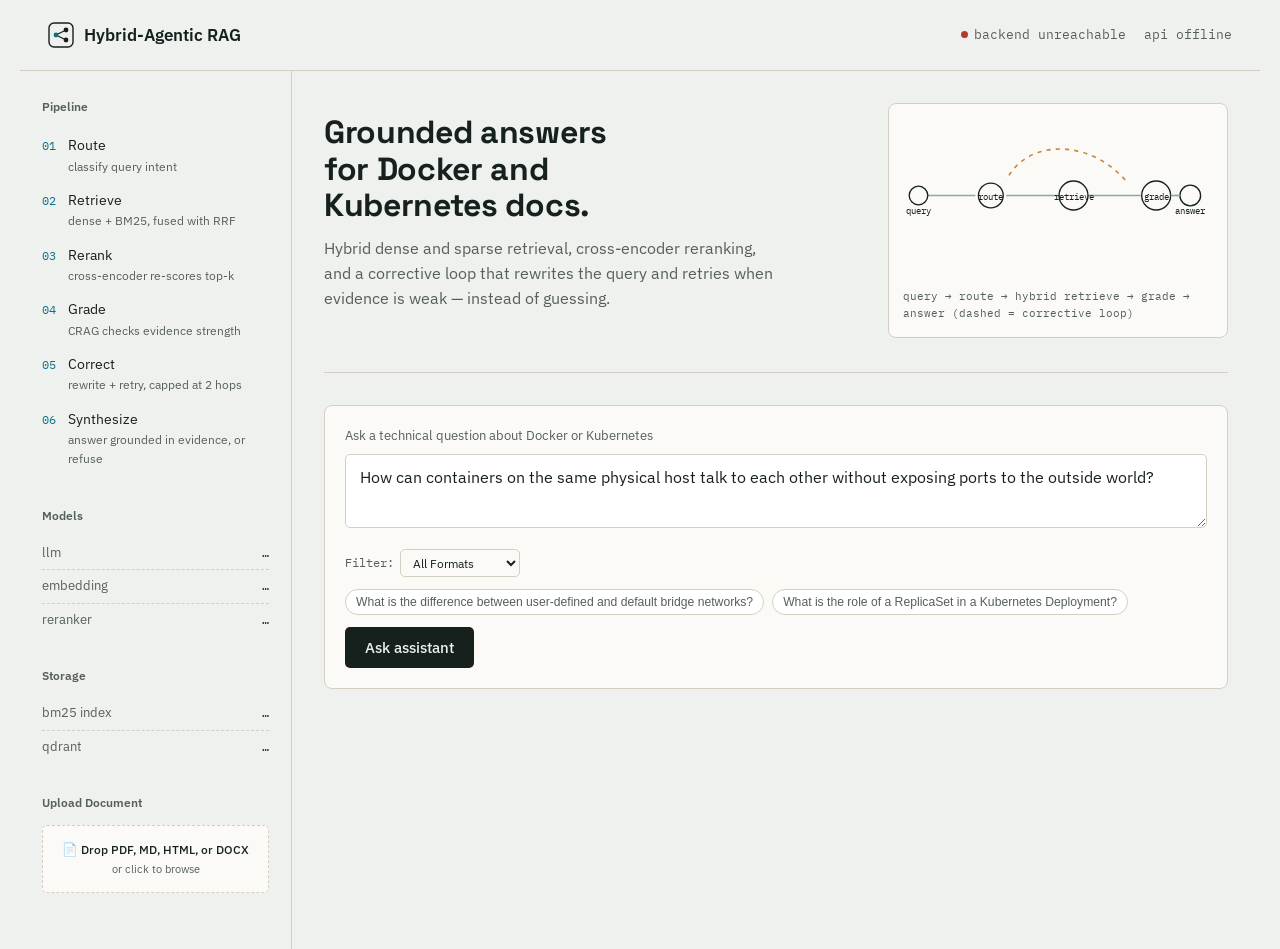
<file: frontend/index.html>
<!DOCTYPE html>
<html lang="en">
<head>
<meta charset="UTF-8">
<meta name="viewport" content="width=device-width, initial-scale=1.0">
<title>Hybrid-Agentic RAG</title>
<link rel="preconnect" href="https://fonts.googleapis.com">
<link rel="preconnect" href="https://fonts.gstatic.com" crossorigin>
<link href="https://fonts.googleapis.com/css2?family=Space+Grotesk:wght@500;600;700&family=IBM+Plex+Sans:wght@400;500;600&family=IBM+Plex+Mono:wght@400;500&display=swap" rel="stylesheet">
<style>
  :root{
    --paper: #EEF1EE;
    --surface: #FBFAF6;
    --hairline: #D3D0C3;
    --ink: #16211D;
    --ink-soft: #55605A;
    --accent: #0B7285;
    --accent-soft: #DCEBEA;
    --accent-line: #7FADAB;
    --good: #2F7D53;
    --good-bg: #E4F0E7;
    --warn: #B8791C;
    --warn-bg: #F6EBD8;
    --bad: #B23A34;
    --bad-bg: #F5E2E0;
    --radius: 5px;
    --radius-lg: 8px;
  }

  @media (prefers-reduced-motion: reduce){
    *{ animation-duration: 0.001ms !important; transition-duration: 0.001ms !important; }
  }

  *{ box-sizing: border-box; }

  html, body{
    margin: 0;
    padding: 0;
    background: var(--paper);
    color: var(--ink);
    font-family: 'IBM Plex Sans', sans-serif;
    font-size: 16px;
    line-height: 1.55;
  }

  h1, h2, h3{
    font-family: 'Space Grotesk', sans-serif;
    margin: 0;
    letter-spacing: -0.01em;
  }

  code, .mono{
    font-family: 'IBM Plex Mono', monospace;
  }

  a{ color: inherit; }

  :focus-visible{
    outline: 2px solid var(--accent);
    outline-offset: 2px;
    border-radius: 3px;
  }

  /* ---------- shell ---------- */

  .shell{
    display: grid;
    grid-template-columns: 272px 1fr;
    grid-template-rows: auto 1fr;
    min-height: 100vh;
    max-width: 1240px;
    margin: 0 auto;
  }

  header.top{
    grid-column: 1 / -1;
    display: flex;
    align-items: center;
    justify-content: space-between;
    padding: 22px 28px;
    border-bottom: 1px solid var(--hairline);
  }

  .brand{
    display: flex;
    align-items: center;
    gap: 10px;
  }

  .brand-mark{
    width: 26px;
    height: 26px;
    flex: none;
  }

  .brand-name{
    font-size: 1.05rem;
    font-weight: 600;
  }

  .top-meta{
    display: flex;
    align-items: center;
    gap: 18px;
    font-family: 'IBM Plex Mono', monospace;
    font-size: 0.8rem;
    color: var(--ink-soft);
  }

  .status-dot{
    display: inline-block;
    width: 7px;
    height: 7px;
    border-radius: 50%;
    background: var(--good);
    margin-right: 6px;
    position: relative;
    top: -1px;
  }

  .status-dot.fail{
    background: var(--bad);
  }

  /* ---------- rail ---------- */

  aside.rail{
    border-right: 1px solid var(--hairline);
    padding: 26px 22px;
  }

  .rail-section{
    margin-bottom: 30px;
  }

  .rail-title{
    font-size: 0.78rem;
    font-weight: 600;
    color: var(--ink-soft);
    margin-bottom: 12px;
  }

  .pipe-step{
    display: flex;
    align-items: flex-start;
    gap: 10px;
    padding: 7px 0;
    font-size: 0.86rem;
  }

  .pipe-num{
    font-family: 'IBM Plex Mono', monospace;
    font-size: 0.72rem;
    color: var(--accent);
    width: 16px;
    flex: none;
    padding-top: 2px;
  }

  .pipe-label{ color: var(--ink); }
  .pipe-sub{ display:block; color: var(--ink-soft); font-size: 0.78rem; }

  .model-row{
    display: flex;
    justify-content: space-between;
    align-items: baseline;
    padding: 6px 0;
    border-bottom: 1px dashed var(--hairline);
    font-size: 0.82rem;
    gap: 10px;
  }
  .model-row:last-child{ border-bottom: none; }

  .model-key{ color: var(--ink-soft); }
  .model-val{
    font-family: 'IBM Plex Mono', monospace;
    font-size: 0.76rem;
    color: var(--ink);
    text-align: right;
    word-break: break-word;
  }

  /* ---------- main ---------- */

  main{
    padding: 32px 32px 60px;
  }

  .hero{
    display: grid;
    grid-template-columns: 1fr 340px;
    gap: 36px;
    align-items: center;
    padding-bottom: 34px;
    border-bottom: 1px solid var(--hairline);
    margin-bottom: 32px;
  }

  .hero h1{
    font-size: 2rem;
    line-height: 1.15;
    max-width: 15ch;
  }

  .hero p{
    margin-top: 12px;
    max-width: 46ch;
    color: var(--ink-soft);
  }

  .diagram-wrap{
    background: var(--surface);
    border: 1px solid var(--hairline);
    border-radius: var(--radius-lg);
    padding: 14px;
  }

  .diagram-cap{
    font-family: 'IBM Plex Mono', monospace;
    font-size: 0.7rem;
    color: var(--ink-soft);
    margin-top: 8px;
  }

  .flow-line{
    fill: none;
    stroke: var(--accent-line);
    stroke-width: 1.6;
    stroke-dasharray: 480;
    stroke-dashoffset: 480;
    animation: draw 1.4s ease forwards 0.2s;
  }
  .flow-line.loop{
    stroke-dasharray: 4 5;
    stroke: var(--warn);
    opacity: 0.85;
  }
  @keyframes draw{ to{ stroke-dashoffset: 0; } }

  .node circle{ fill: var(--surface); stroke: var(--ink); stroke-width: 1.3; }
  .node text{
    font-family: 'IBM Plex Mono', monospace;
    font-size: 8.5px;
    fill: var(--ink);
  }

  /* ---------- query panel ---------- */

  .query-panel{
    background: var(--surface);
    border: 1px solid var(--hairline);
    border-radius: var(--radius-lg);
    padding: 20px;
    margin-bottom: 26px;
  }

  .query-panel label{
    display: block;
    font-size: 0.82rem;
    color: var(--ink-soft);
    margin-bottom: 8px;
  }

  textarea{
    width: 100%;
    min-height: 74px;
    resize: vertical;
    font-family: 'IBM Plex Sans', sans-serif;
    font-size: 0.98rem;
    color: var(--ink);
    background: #fff;
    border: 1px solid var(--hairline);
    border-radius: var(--radius);
    padding: 12px 14px;
  }
  textarea:focus{ border-color: var(--accent); }

  .query-actions{
    display: flex;
    align-items: center;
    justify-content: space-between;
    margin-top: 14px;
    flex-wrap: wrap;
    gap: 12px;
  }

  .chip-row{
    display: flex;
    gap: 8px;
    flex-wrap: wrap;
  }

  .chip{
    font-size: 0.76rem;
    padding: 5px 10px;
    border: 1px solid var(--hairline);
    background: #fff;
    border-radius: 999px;
    cursor: pointer;
    color: var(--ink-soft);
    transition: border-color 0.15s, color 0.15s;
  }
  .chip:hover{ border-color: var(--accent); color: var(--accent); }

  button.ask{
    background: var(--ink);
    color: var(--paper);
    border: none;
    padding: 11px 20px;
    border-radius: var(--radius);
    font-family: 'IBM Plex Sans', sans-serif;
    font-weight: 500;
    font-size: 0.92rem;
    cursor: pointer;
    transition: background 0.15s;
    white-space: nowrap;
  }
  button.ask:hover{ background: var(--accent); }
  button.ask:disabled{ opacity: 0.55; cursor: default; }

  .run-log{
    margin-top: 14px;
    font-family: 'IBM Plex Mono', monospace;
    font-size: 0.78rem;
    color: var(--ink-soft);
    display: none;
  }
  .run-log.active{ display: block; }
  .run-log span{ color: var(--accent); }

  /* ---------- result ---------- */

  #result{
    display: none;
  }
  #result.active{
    display: block;
    animation: reveal 0.35s ease;
  }
  @keyframes reveal{
    from{ opacity: 0; transform: translateY(6px); }
    to{ opacity: 1; transform: translateY(0); }
  }

  .answer-card{
    border: 1px solid var(--hairline);
    background: var(--surface);
    border-radius: var(--radius-lg);
    padding: 22px;
  }

  .answer-card h2{
    font-size: 1rem;
    margin-bottom: 12px;
  }

  .answer-card p{
    margin: 0;
    max-width: 68ch;
  }

  .entity{
    font-family: 'IBM Plex Mono', monospace;
    font-size: 0.85em;
    background: var(--accent-soft);
    color: var(--accent);
    padding: 1px 6px;
    border-radius: 4px;
  }

  .stat-strip{
    display: grid;
    grid-template-columns: repeat(4, 1fr);
    gap: 1px;
    background: var(--hairline);
    border: 1px solid var(--hairline);
    border-radius: var(--radius-lg);
    overflow: hidden;
    margin: 22px 0;
  }

  .stat{
    background: var(--surface);
    padding: 16px 18px;
  }

  .stat-label{
    font-size: 0.74rem;
    color: var(--ink-soft);
    margin-bottom: 6px;
  }

  .stat-val{
    font-family: 'Space Grotesk', sans-serif;
    font-size: 1.35rem;
    font-weight: 600;
  }

  .badge{
    display: inline-block;
    font-family: 'IBM Plex Mono', monospace;
    font-size: 0.72rem;
    padding: 2px 8px;
    border-radius: 4px;
  }
  .badge.good{ background: var(--good-bg); color: var(--good); }
  .badge.warn{ background: var(--warn-bg); color: var(--warn); }
  .badge.bad{ background: var(--bad-bg); color: var(--bad); }

  details.trace{
    border: 1px solid var(--hairline);
    border-radius: var(--radius-lg);
    background: var(--surface);
    padding: 4px 18px;
  }

  details.trace summary{
    cursor: pointer;
    padding: 14px 0;
    font-weight: 500;
    font-size: 0.9rem;
    list-style: none;
    display: flex;
    align-items: center;
    justify-content: space-between;
  }
  details.trace summary::-webkit-details-marker{ display: none; }
  details.trace summary::after{
    content: '+';
    font-family: 'IBM Plex Mono', monospace;
    color: var(--ink-soft);
    font-size: 1rem;
  }
  details.trace[open] summary::after{ content: '–'; }

  .trace-steps{
    padding: 2px 0 18px;
    border-top: 1px dashed var(--hairline);
  }

  .trace-step{
    display: grid;
    grid-template-columns: 90px 1fr;
    gap: 14px;
    padding: 10px 0;
    font-size: 0.83rem;
  }
  .trace-step + .trace-step{ border-top: 1px solid var(--hairline); }

  .trace-tag{
    font-family: 'IBM Plex Mono', monospace;
    font-size: 0.7rem;
    color: var(--accent);
    padding-top: 1px;
  }

  .trace-body code{
    display: block;
    margin-top: 4px;
    color: var(--ink-soft);
    font-size: 0.78rem;
  }

  /* ---------- sources ---------- */

  .sources-section{
    margin-top: 22px;
  }

  .sources-title{
    font-size: 0.9rem;
    font-weight: 500;
    margin-bottom: 12px;
  }

  .source-card{
    border: 1px solid var(--hairline);
    border-radius: var(--radius-lg);
    background: var(--surface);
    margin-bottom: 10px;
    overflow: hidden;
  }

  .source-header{
    display: flex;
    justify-content: space-between;
    align-items: center;
    padding: 12px 16px;
    cursor: pointer;
    font-size: 0.82rem;
  }
  .source-header:hover{ background: var(--paper); }

  .source-id{
    font-family: 'IBM Plex Mono', monospace;
    font-size: 0.76rem;
    color: var(--accent);
    font-weight: 500;
  }

  .source-meta{
    display: flex;
    align-items: center;
    gap: 10px;
    font-size: 0.76rem;
    color: var(--ink-soft);
  }

  .source-score{
    font-family: 'IBM Plex Mono', monospace;
    font-size: 0.72rem;
    padding: 2px 8px;
    border-radius: 4px;
    background: var(--accent-soft);
    color: var(--accent);
  }

  .source-body{
    display: none;
    padding: 0 16px 14px;
    border-top: 1px dashed var(--hairline);
    font-size: 0.82rem;
    color: var(--ink-soft);
    line-height: 1.55;
    white-space: pre-wrap;
    word-break: break-word;
  }

  .source-card.open .source-body{
    display: block;
    padding-top: 12px;
  }

  .source-chevron{
    font-family: 'IBM Plex Mono', monospace;
    font-size: 0.7rem;
    color: var(--ink-soft);
    transition: transform 0.15s;
  }

  .source-card.open .source-chevron{
    transform: rotate(90deg);
  }

  /* ---------- error ---------- */

  .error-card{
    border: 1px solid var(--bad);
    background: var(--bad-bg);
    border-radius: var(--radius-lg);
    padding: 16px 20px;
    margin-bottom: 22px;
    font-size: 0.88rem;
    color: var(--bad);
    display: none;
  }
  .error-card.active{ display: block; }

  /* ---------- upload section ---------- */
  .upload-dropzone{
    border: 1px dashed var(--hairline);
    border-radius: var(--radius);
    background: var(--surface);
    padding: 14px 10px;
    text-align: center;
    cursor: pointer;
    transition: border-color 0.15s, background 0.15s;
  }
  .upload-dropzone:hover, .upload-dropzone.dragover{
    border-color: var(--accent);
    background: var(--accent-soft);
  }
  .upload-icon-label{
    font-size: 0.78rem;
    font-weight: 500;
    color: var(--ink);
    word-break: break-word;
  }
  .upload-sub{
    font-size: 0.7rem;
    color: var(--ink-soft);
    margin-top: 2px;
  }
  .upload-action-btn{
    width: 100%;
    margin-top: 8px;
    background: var(--accent);
    color: var(--surface);
    border: none;
    border-radius: var(--radius);
    padding: 7px 12px;
    font-family: 'IBM Plex Sans', sans-serif;
    font-size: 0.8rem;
    font-weight: 500;
    cursor: pointer;
    transition: opacity 0.15s;
  }
  .upload-action-btn:hover{ opacity: 0.9; }
  .upload-action-btn:disabled{ opacity: 0.5; cursor: not-allowed; }
  .upload-status-box{
    margin-top: 8px;
    padding: 8px 10px;
    border-radius: var(--radius);
    font-size: 0.74rem;
    font-family: 'IBM Plex Mono', monospace;
    line-height: 1.4;
    border: 1px solid var(--hairline);
    background: var(--surface);
  }
  .upload-status-box.success{
    border-color: var(--good);
    background: var(--good-bg);
    color: var(--good);
  }
  .upload-status-box.error{
    border-color: var(--bad);
    background: var(--bad-bg);
    color: var(--bad);
  }
  .upload-status-box.loading{
    border-color: var(--accent-line);
    background: var(--accent-soft);
    color: var(--accent);
  }

  /* ---------- conversational memory indicator ---------- */
  .conv-indicator{
    display: flex;
    align-items: center;
    justify-content: space-between;
    gap: 8px;
    padding: 6px 12px;
    background: var(--surface);
    border: 1px solid var(--hairline);
    border-radius: var(--radius);
    font-size: 0.78rem;
    margin-bottom: 12px;
  }
  .conv-badge{
    font-family: 'IBM Plex Mono', monospace;
    font-size: 0.7rem;
    padding: 2px 6px;
    border-radius: 3px;
    background: var(--accent-soft);
    color: var(--accent);
    font-weight: 500;
  }
  .conv-text{
    color: var(--ink-soft);
    flex: 1;
    margin-left: 6px;
  }
  .conv-clear{
    background: none;
    border: none;
    color: var(--bad);
    cursor: pointer;
    font-size: 0.75rem;
    font-family: 'IBM Plex Mono', monospace;
    padding: 2px 4px;
    text-decoration: underline;
  }

  /* ---------- metadata filter strip ---------- */
  .filter-strip{
    display: inline-flex;
    align-items: center;
    gap: 6px;
    margin-right: 8px;
  }
  .filter-label{
    font-size: 0.74rem;
    color: var(--ink-soft);
    font-family: 'IBM Plex Mono', monospace;
  }
  .filter-select{
    font-family: 'IBM Plex Sans', sans-serif;
    font-size: 0.78rem;
    padding: 4px 8px;
    border: 1px solid var(--hairline);
    border-radius: var(--radius);
    background: var(--surface);
    color: var(--ink);
    cursor: pointer;
    outline: none;
  }
  .filter-select:focus{
    border-color: var(--accent);
  }

  @media (max-width: 860px){
    .shell{ grid-template-columns: 1fr; }
    aside.rail{ border-right: none; border-bottom: 1px solid var(--hairline); }
    .hero{ grid-template-columns: 1fr; }
    .stat-strip{ grid-template-columns: repeat(2, 1fr); }
  }
</style>
</head>
<body>

<div class="shell">

  <header class="top">
    <div class="brand">
      <svg class="brand-mark" viewBox="0 0 26 26" fill="none">
        <rect x="1" y="1" width="24" height="24" rx="5" stroke="#16211D" stroke-width="1.4"/>
        <circle cx="8" cy="13" r="2.4" fill="#0B7285"/>
        <circle cx="18" cy="8" r="2.4" fill="#16211D"/>
        <circle cx="18" cy="18" r="2.4" fill="#16211D"/>
        <path d="M10 12L16 9M10 14L16 17" stroke="#16211D" stroke-width="1.2"/>
      </svg>
      <span class="brand-name">Hybrid-Agentic RAG</span>
    </div>
    <div class="top-meta">
      <span><span class="status-dot" id="ollamaDot"></span><span id="ollamaLabel">ollama checking…</span></span>
      <span class="mono" id="apiVersion">api …</span>
    </div>
  </header>

  <aside class="rail">
    <div class="rail-section">
      <div class="rail-title">Pipeline</div>
      <div class="pipe-step"><span class="pipe-num">01</span><span class="pipe-label">Route<span class="pipe-sub">classify query intent</span></span></div>
      <div class="pipe-step"><span class="pipe-num">02</span><span class="pipe-label">Retrieve<span class="pipe-sub">dense + BM25, fused with RRF</span></span></div>
      <div class="pipe-step"><span class="pipe-num">03</span><span class="pipe-label">Rerank<span class="pipe-sub">cross-encoder re-scores top-k</span></span></div>
      <div class="pipe-step"><span class="pipe-num">04</span><span class="pipe-label">Grade<span class="pipe-sub">CRAG checks evidence strength</span></span></div>
      <div class="pipe-step"><span class="pipe-num">05</span><span class="pipe-label">Correct<span class="pipe-sub">rewrite + retry, capped at 2 hops</span></span></div>
      <div class="pipe-step"><span class="pipe-num">06</span><span class="pipe-label">Synthesize<span class="pipe-sub">answer grounded in evidence, or refuse</span></span></div>
    </div>

    <div class="rail-section">
      <div class="rail-title">Models</div>
      <div class="model-row"><span class="model-key">llm</span><span class="model-val" id="modelLlm">…</span></div>
      <div class="model-row"><span class="model-key">embedding</span><span class="model-val" id="modelEmbed">…</span></div>
      <div class="model-row"><span class="model-key">reranker</span><span class="model-val" id="modelReranker">…</span></div>
    </div>

    <div class="rail-section">
      <div class="rail-title">Storage</div>
      <div class="model-row"><span class="model-key">bm25 index</span><span class="model-val" id="storageBm25">…</span></div>
      <div class="model-row"><span class="model-key">qdrant</span><span class="model-val" id="storageQdrant">…</span></div>
    </div>

    <div class="rail-section">
      <div class="rail-title">Upload Document</div>
      <div class="upload-dropzone" id="uploadDropzone" onclick="document.getElementById('docFileInput').click()">
        <input type="file" id="docFileInput" accept=".pdf,.md,.html,.htm,.markdown,.docx" style="display:none" onchange="onFileSelected(event)">
        <div class="upload-icon-label" id="uploadIconLabel">📄 Drop PDF, MD, HTML, or DOCX</div>
        <div class="upload-sub">or click to browse</div>
      </div>
      <button class="upload-action-btn" id="uploadActionBtn" style="display:none" onclick="uploadDocumentFile()">Upload & Index</button>
      <div class="upload-status-box" id="uploadStatusBox" style="display:none"></div>
    </div>
  </aside>

  <main>
    <section class="hero">
      <div>
        <h1>Grounded answers for Docker and Kubernetes docs.</h1>
        <p>Hybrid dense and sparse retrieval, cross-encoder reranking, and a corrective loop that rewrites the query and retries when evidence is weak — instead of guessing.</p>
      </div>
      <div class="diagram-wrap">
        <svg viewBox="0 0 300 150" width="100%">
          <path class="flow-line" d="M20 75 H70" />
          <path class="flow-line" d="M100 75 H150" />
          <path class="flow-line" d="M180 75 H230" />
          <path class="flow-line loop" d="M215 60 C 180 20, 120 20, 100 60" />
          <g class="node"><circle cx="15" cy="75" r="9"/><text x="15" y="93" text-anchor="middle">query</text></g>
          <g class="node"><circle cx="85" cy="75" r="12"/><text x="85" y="79" text-anchor="middle">route</text></g>
          <g class="node"><circle cx="165" cy="75" r="14"/><text x="165" y="79" text-anchor="middle">retrieve</text></g>
          <g class="node"><circle cx="245" cy="75" r="14"/><text x="245" y="79" text-anchor="middle">grade</text></g>
          <g class="node"><circle cx="278" cy="75" r="10"/><text x="278" y="93" text-anchor="middle">answer</text></g>
          <path class="flow-line" d="M259 75 H268" />
        </svg>
        <div class="diagram-cap">query → route → hybrid retrieve → grade → answer (dashed = corrective loop)</div>
      </div>
    </section>

    <section class="query-panel">
      <div class="conv-indicator" id="convIndicator" style="display:none">
        <span class="conv-badge">Follow-up Mode</span>
        <span class="conv-text" id="convText">Previous turn context active</span>
        <button class="conv-clear" type="button" onclick="clearConversation()">Clear history</button>
      </div>
      <label for="q">Ask a technical question about Docker or Kubernetes</label>
      <textarea id="q">How can containers on the same physical host talk to each other without exposing ports to the outside world?</textarea>
      <div class="query-actions">
        <div class="filter-strip">
          <span class="filter-label">Filter:</span>
          <select id="filterDocType" class="filter-select">
            <option value="">All Formats</option>
            <option value="pdf">PDF only</option>
            <option value="html">HTML only</option>
            <option value="markdown">Markdown only</option>
            <option value="docx">DOCX only</option>
          </select>
        </div>
        <div class="chip-row">
          <button class="chip" type="button" onclick="fillQ(this)">What is the difference between user-defined and default bridge networks?</button>
          <button class="chip" type="button" onclick="fillQ(this)">What is the role of a ReplicaSet in a Kubernetes Deployment?</button>
        </div>
        <button class="ask" id="askBtn" onclick="runQuery()">Ask assistant</button>
      </div>
      <div class="run-log" id="runLog"></div>
    </section>

    <div class="error-card" id="errorCard"></div>

    <section id="result">
      <div class="answer-card">
        <h2>Answer</h2>
        <p id="answerText"></p>
      </div>

      <div class="stat-strip">
        <div class="stat">
          <div class="stat-label">Evidence grade</div>
          <div class="stat-val" id="statGrade"></div>
        </div>
        <div class="stat">
          <div class="stat-label">Retrieval hops</div>
          <div class="stat-val" id="statHops"></div>
        </div>
        <div class="stat">
          <div class="stat-label">CRAG corrected</div>
          <div class="stat-val" id="statCorrected"></div>
        </div>
        <div class="stat">
          <div class="stat-label">Total latency</div>
          <div class="stat-val" id="statLatency"></div>
        </div>
      </div>

      <details class="trace">
        <summary>Query rewriting trace</summary>
        <div class="trace-steps" id="traceSteps"></div>
      </details>

      <div class="sources-section" id="sourcesSection" style="display:none">
        <div class="sources-title" id="sourcesTitle">Retrieved sources</div>
        <div id="sourcesList"></div>
      </div>
    </section>
  </main>

</div>

<script>
  var API_BASE = (window.location.port === '8000' || window.location.origin.includes(':8000')) ? '' : 'http://127.0.0.1:8000';
  var conversationHistory = [];
  var selectedUploadFile = null;

  /* ---- chip fill ---- */
  function fillQ(el){
    document.getElementById('q').value = el.textContent;
  }

  /* ---- conversation memory reset ---- */
  function clearConversation(){
    conversationHistory = [];
    document.getElementById('convIndicator').style.display = 'none';
    document.getElementById('result').classList.remove('active');
  }

  /* ---- health check on load ---- */
  function checkHealth(){
    fetch(API_BASE + '/health', { signal: AbortSignal.timeout(8000) })
      .then(function(r){ return r.json(); })
      .then(function(d){
        var dot = document.getElementById('ollamaDot');
        var label = document.getElementById('ollamaLabel');
        if(d.readiness && d.readiness.ollama_reachable){
          dot.classList.remove('fail');
          label.textContent = 'ollama reachable';
        } else {
          dot.classList.add('fail');
          label.textContent = 'ollama unreachable';
        }
        document.getElementById('apiVersion').textContent = 'api v' + (d.version || '0.1.0');
        if(d.models){
          document.getElementById('modelLlm').textContent = d.models.ollama_model || '—';
          document.getElementById('modelEmbed').textContent = d.models.embedding_model || '—';
          document.getElementById('modelReranker').textContent = d.models.reranker_model || '—';
        }
        if(d.readiness){
          document.getElementById('storageBm25').textContent = d.readiness.bm25_index_ready ? 'ready' : 'not found';
          document.getElementById('storageQdrant').textContent = d.readiness.qdrant_storage_ready ? 'ready' : 'not found';
        }
      })
      .catch(function(){
        document.getElementById('ollamaDot').classList.add('fail');
        document.getElementById('ollamaLabel').textContent = 'backend unreachable';
        document.getElementById('apiVersion').textContent = 'api offline';
      });
  }
  checkHealth();

  /* ---- document upload logic (Phase 1) ---- */
  function onFileSelected(e){
    var file = e.target.files && e.target.files[0];
    if(!file) return;
    selectedUploadFile = file;
    document.getElementById('uploadIconLabel').textContent = '📄 ' + file.name;
    var btn = document.getElementById('uploadActionBtn');
    btn.style.display = 'block';
    btn.disabled = false;
    document.getElementById('uploadStatusBox').style.display = 'none';
  }

  // Setup drag-and-drop on upload dropzone
  (function initDropzone(){
    var dropZone = document.getElementById('uploadDropzone');
    if(!dropZone) return;
    ['dragenter', 'dragover'].forEach(function(evt){
      dropZone.addEventListener(evt, function(e){
        e.preventDefault();
        dropZone.classList.add('dragover');
      });
    });
    ['dragleave', 'drop'].forEach(function(evt){
      dropZone.addEventListener(evt, function(e){
        e.preventDefault();
        dropZone.classList.remove('dragover');
      });
    });
    dropZone.addEventListener('drop', function(e){
      if(e.dataTransfer.files && e.dataTransfer.files.length > 0){
        selectedUploadFile = e.dataTransfer.files[0];
        document.getElementById('uploadIconLabel').textContent = '📄 ' + selectedUploadFile.name;
        var btn = document.getElementById('uploadActionBtn');
        btn.style.display = 'block';
        btn.disabled = false;
        document.getElementById('uploadStatusBox').style.display = 'none';
      }
    });
  })();

  function uploadDocumentFile(){
    if(!selectedUploadFile) return;
    var btn = document.getElementById('uploadActionBtn');
    var statusBox = document.getElementById('uploadStatusBox');
    btn.disabled = true;
    statusBox.className = 'upload-status-box loading';
    statusBox.style.display = 'block';

    var stages = ['Extracting text…', 'Creating chunks…', 'Generating embeddings…', 'Updating indexes…'];
    var si = 0;
    statusBox.textContent = stages[0];
    var iv = setInterval(function(){
      si++;
      if(si < stages.length){
        statusBox.textContent = stages[si];
      }
    }, 1200);

    var formData = new FormData();
    formData.append('file', selectedUploadFile);

    fetch(API_BASE + '/documents/upload', {
      method: 'POST',
      body: formData
    })
    .then(function(r){
      if(!r.ok){
        return r.json().catch(function(){ return null; }).then(function(body){
          throw new Error(body && body.detail ? body.detail : 'HTTP ' + r.status);
        });
      }
      return r.json();
    })
    .then(function(data){
      clearInterval(iv);
      btn.disabled = false;
      statusBox.className = 'upload-status-box success';
      if(data.status === 'skipped'){
        statusBox.textContent = 'ℹ️ ' + (data.message || 'Already indexed.');
      } else {
        statusBox.textContent = '✅ ' + data.filename + ' indexed (' + data.chunks_indexed + ' chunks, total ' + data.total_chunks + ')';
      }
      checkHealth();
    })
    .catch(function(err){
      clearInterval(iv);
      btn.disabled = false;
      statusBox.className = 'upload-status-box error';
      statusBox.textContent = '❌ ' + (err.message || 'Indexing failed.');
    });
  }

  /* ---- run query (Phase 1 & Phase 2 Conversational RAG) ---- */
  function runQuery(){
    var btn = document.getElementById('askBtn');
    var log = document.getElementById('runLog');
    var result = document.getElementById('result');
    var errorCard = document.getElementById('errorCard');
    var question = document.getElementById('q').value.trim();

    if(!question) return;

    btn.disabled = true;
    result.classList.remove('active');
    errorCard.classList.remove('active');
    log.classList.add('active');

    // Animate pipeline steps while waiting
    var steps = ['routing query…', 'retrieving evidence (dense + BM25)…', 'reranking candidates…', 'grading evidence…', 'synthesizing answer…'];
    var i = 0;
    log.innerHTML = '<span>›</span> ' + steps[0];
    var iv = setInterval(function(){
      i++;
      if(i < steps.length){
        log.innerHTML = '<span>›</span> ' + steps[i];
      } else {
        log.innerHTML = '<span>›</span> ' + steps[steps.length - 1];
      }
    }, 800);

    var payload = { question: question };
    if(conversationHistory.length > 0){
      payload.chat_history = conversationHistory.slice(-4);
    }
    var docTypeFilter = document.getElementById('filterDocType') ? document.getElementById('filterDocType').value : '';
    if(docTypeFilter){
      payload.filters = { doc_type: docTypeFilter };
    }

    fetch(API_BASE + '/query', {
      method: 'POST',
      headers: { 'Content-Type': 'application/json' },
      body: JSON.stringify(payload)
    })
    .then(function(r){
      if(!r.ok){
        return r.json().catch(function(){ return null; }).then(function(body){
          throw new Error(body && body.detail ? body.detail : 'HTTP ' + r.status);
        });
      }
      return r.json();
    })
    .then(function(data){
      clearInterval(iv);
      log.classList.remove('active');
      btn.disabled = false;

      // Update conversational memory
      conversationHistory.push({ role: 'user', content: question });
      var ansText = data.answer || '';
      var truncatedAns = ansText.length > 300 ? ansText.substring(0, 300) + '...' : ansText;
      conversationHistory.push({ role: 'assistant', content: truncatedAns });

      var totalTurns = Math.floor(conversationHistory.length / 2);
      document.getElementById('convText').textContent = 'Turn ' + (totalTurns + 1) + ' (using last ' + Math.min(totalTurns, 2) + ' turn(s) for context)';
      document.getElementById('convIndicator').style.display = 'flex';

      renderResult(data, question);
    })
    .catch(function(err){
      clearInterval(iv);
      log.classList.remove('active');
      btn.disabled = false;
      errorCard.textContent = err.message || 'Failed to reach the backend.';
      errorCard.classList.add('active');
    });
  }

  /* ---- render result from real backend data ---- */
  function renderResult(data, currentQuestion){
    var result = document.getElementById('result');
    var orch = data.orchestration || {};
    var perf = data.performance || {};

    // Answer
    document.getElementById('answerText').textContent = data.answer || '';

    // Evidence grade badge
    var grade = (orch.final_evidence_grade || 'N/A').toUpperCase();
    var gradeClass = 'badge';
    if(grade === 'GOOD') gradeClass += ' good';
    else if(grade === 'PARTIAL') gradeClass += ' warn';
    else if(grade === 'BAD') gradeClass += ' bad';
    document.getElementById('statGrade').innerHTML = '<span class="' + gradeClass + '">' + escapeHtml(grade) + '</span>';

    // Hops
    document.getElementById('statHops').textContent = (orch.hops_executed != null ? orch.hops_executed : '—') + ' / 2';

    // CRAG corrected
    var corrected = orch.is_corrected;
    var corrBadge = corrected ? '<span class="badge warn">Yes</span>' : '<span class="badge good">No</span>';
    document.getElementById('statCorrected').innerHTML = corrBadge;

    // Latency
    var ms = perf.total_latency_ms;
    if(ms != null){
      document.getElementById('statLatency').textContent = ms >= 1000 ? (ms / 1000).toFixed(2) + 's' : Math.round(ms) + 'ms';
    } else {
      document.getElementById('statLatency').textContent = '—';
    }

    // Trace section
    var traceSteps = document.getElementById('traceSteps');
    var traceHtml = '';

    // Route step
    traceHtml += '<div class="trace-step"><span class="trace-tag">route</span><div class="trace-body">classified as <strong>' + (orch.retrieval_needed ? 'technical' : 'conversational') + '</strong>'
      + '<code>retrieval_needed = ' + (orch.retrieval_needed ? 'true' : 'false') + '</code></div></div>';

    // Rewrite / Conversational Memory step
    var queries = orch.rewritten_queries || [];
    if(queries.length > 0){
      for(var qi = 0; qi < queries.length; qi++){
        var rq = queries[qi];
        var isMemoryReformulation = (qi === 0 && rq !== currentQuestion && conversationHistory.length > 2);
        var tag = isMemoryReformulation ? 'memory' : 'rewrite';
        var desc = isMemoryReformulation ? 'contextual reformulation from recent conversation history' : 'query optimized for hybrid retrieval';
        traceHtml += '<div class="trace-step"><span class="trace-tag">' + tag + '</span><div class="trace-body">' + desc
          + '<code>"' + escapeHtml(rq) + '"</code></div></div>';
      }
    }

    // Retrieve step
    traceHtml += '<div class="trace-step"><span class="trace-tag">retrieve</span><div class="trace-body">dense + BM25 fused with RRF, ' + (data.sources ? data.sources.length : 0) + ' source(s) returned'
      + '<code>hops_executed = ' + (orch.hops_executed != null ? orch.hops_executed : '—') + '</code></div></div>';

    // Grade step
    traceHtml += '<div class="trace-step"><span class="trace-tag">grade</span><div class="trace-body">evidence grade: ' + grade + (orch.is_corrected ? ', corrective retrieval triggered' : ', no correction needed')
      + '<code>grade = ' + grade + '  hop = ' + (orch.hops_executed != null ? orch.hops_executed : '—') + '/2</code></div></div>';

    traceSteps.innerHTML = traceHtml;

    // Sources section
    var sources = data.sources || [];
    var sourcesSection = document.getElementById('sourcesSection');
    var sourcesList = document.getElementById('sourcesList');
    var sourcesTitle = document.getElementById('sourcesTitle');

    if(sources.length > 0){
      sourcesTitle.textContent = 'Retrieved sources (' + sources.length + ')';
      var srcHtml = '';
      for(var si = 0; si < sources.length; si++){
        var s = sources[si];
        var fileName = (s.source || '').split('/').pop() || s.source || 'unknown';
        var chunkId = s.chunk_id || 'chunk_' + si;
        var scoreStr = s.rerank_score != null ? s.rerank_score.toFixed(3) : '—';
        srcHtml += '<div class="source-card" onclick="this.classList.toggle(\'open\')">'
          + '<div class="source-header">'
          + '<span class="source-id">' + escapeHtml(chunkId) + '</span>'
          + '<div class="source-meta">'
          + '<span>' + escapeHtml(fileName) + '</span>'
          + '<span class="source-score">' + scoreStr + '</span>'
          + '<span class="source-chevron">▶</span>'
          + '</div>'
          + '</div>'
          + '<div class="source-body">' + escapeHtml(s.text || '') + '</div>'
          + '</div>';
      }
      sourcesList.innerHTML = srcHtml;
      sourcesSection.style.display = 'block';
    } else {
      sourcesSection.style.display = 'none';
    }

    result.classList.add('active');
    result.scrollIntoView({ behavior: 'smooth', block: 'nearest' });
  }

  function escapeHtml(t){
    var d = document.createElement('div');
    d.appendChild(document.createTextNode(t));
    return d.innerHTML;
  }
</script>

</body>
</html>
</file>
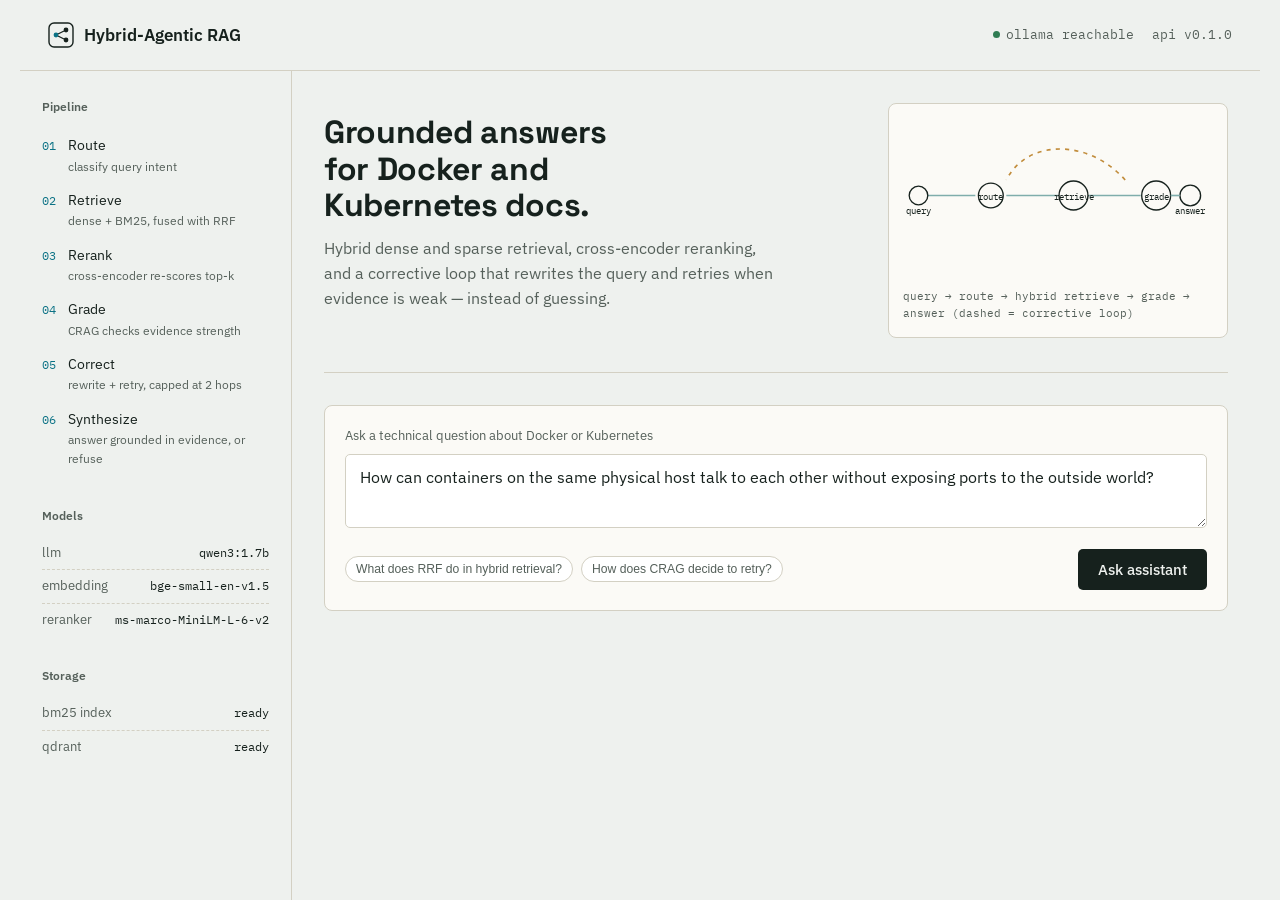
<file: frontend/hybrid-rag-frontend.html>
<!DOCTYPE html>
<html lang="en">
<head>
<meta charset="UTF-8">
<meta name="viewport" content="width=device-width, initial-scale=1.0">
<title>Hybrid-Agentic RAG</title>
<link rel="preconnect" href="https://fonts.googleapis.com">
<link rel="preconnect" href="https://fonts.gstatic.com" crossorigin>
<link href="https://fonts.googleapis.com/css2?family=Space+Grotesk:wght@500;600;700&family=IBM+Plex+Sans:wght@400;500;600&family=IBM+Plex+Mono:wght@400;500&display=swap" rel="stylesheet">
<style>
  :root{
    --paper: #EEF1EE;
    --surface: #FBFAF6;
    --hairline: #D3D0C3;
    --ink: #16211D;
    --ink-soft: #55605A;
    --accent: #0B7285;
    --accent-soft: #DCEBEA;
    --accent-line: #7FADAB;
    --good: #2F7D53;
    --good-bg: #E4F0E7;
    --warn: #B8791C;
    --warn-bg: #F6EBD8;
    --bad: #B23A34;
    --bad-bg: #F5E2E0;
    --radius: 5px;
    --radius-lg: 8px;
  }

  @media (prefers-reduced-motion: reduce){
    *{ animation-duration: 0.001ms !important; transition-duration: 0.001ms !important; }
  }

  *{ box-sizing: border-box; }

  html, body{
    margin: 0;
    padding: 0;
    background: var(--paper);
    color: var(--ink);
    font-family: 'IBM Plex Sans', sans-serif;
    font-size: 16px;
    line-height: 1.55;
  }

  h1, h2, h3{
    font-family: 'Space Grotesk', sans-serif;
    margin: 0;
    letter-spacing: -0.01em;
  }

  code, .mono{
    font-family: 'IBM Plex Mono', monospace;
  }

  a{ color: inherit; }

  :focus-visible{
    outline: 2px solid var(--accent);
    outline-offset: 2px;
    border-radius: 3px;
  }

  /* ---------- shell ---------- */

  .shell{
    display: grid;
    grid-template-columns: 272px 1fr;
    grid-template-rows: auto 1fr;
    min-height: 100vh;
    max-width: 1240px;
    margin: 0 auto;
  }

  header.top{
    grid-column: 1 / -1;
    display: flex;
    align-items: center;
    justify-content: space-between;
    padding: 22px 28px;
    border-bottom: 1px solid var(--hairline);
  }

  .brand{
    display: flex;
    align-items: center;
    gap: 10px;
  }

  .brand-mark{
    width: 26px;
    height: 26px;
    flex: none;
  }

  .brand-name{
    font-size: 1.05rem;
    font-weight: 600;
  }

  .top-meta{
    display: flex;
    align-items: center;
    gap: 18px;
    font-family: 'IBM Plex Mono', monospace;
    font-size: 0.8rem;
    color: var(--ink-soft);
  }

  .status-dot{
    display: inline-block;
    width: 7px;
    height: 7px;
    border-radius: 50%;
    background: var(--good);
    margin-right: 6px;
    position: relative;
    top: -1px;
  }

  /* ---------- rail ---------- */

  aside.rail{
    border-right: 1px solid var(--hairline);
    padding: 26px 22px;
  }

  .rail-section{
    margin-bottom: 30px;
  }

  .rail-title{
    font-size: 0.78rem;
    font-weight: 600;
    color: var(--ink-soft);
    margin-bottom: 12px;
  }

  .pipe-step{
    display: flex;
    align-items: flex-start;
    gap: 10px;
    padding: 7px 0;
    font-size: 0.86rem;
  }

  .pipe-num{
    font-family: 'IBM Plex Mono', monospace;
    font-size: 0.72rem;
    color: var(--accent);
    width: 16px;
    flex: none;
    padding-top: 2px;
  }

  .pipe-label{ color: var(--ink); }
  .pipe-sub{ display:block; color: var(--ink-soft); font-size: 0.78rem; }

  .model-row{
    display: flex;
    justify-content: space-between;
    align-items: baseline;
    padding: 6px 0;
    border-bottom: 1px dashed var(--hairline);
    font-size: 0.82rem;
    gap: 10px;
  }
  .model-row:last-child{ border-bottom: none; }

  .model-key{ color: var(--ink-soft); }
  .model-val{
    font-family: 'IBM Plex Mono', monospace;
    font-size: 0.76rem;
    color: var(--ink);
    text-align: right;
    word-break: break-word;
  }

  /* ---------- main ---------- */

  main{
    padding: 32px 32px 60px;
  }

  .hero{
    display: grid;
    grid-template-columns: 1fr 340px;
    gap: 36px;
    align-items: center;
    padding-bottom: 34px;
    border-bottom: 1px solid var(--hairline);
    margin-bottom: 32px;
  }

  .hero h1{
    font-size: 2rem;
    line-height: 1.15;
    max-width: 15ch;
  }

  .hero p{
    margin-top: 12px;
    max-width: 46ch;
    color: var(--ink-soft);
  }

  .diagram-wrap{
    background: var(--surface);
    border: 1px solid var(--hairline);
    border-radius: var(--radius-lg);
    padding: 14px;
  }

  .diagram-cap{
    font-family: 'IBM Plex Mono', monospace;
    font-size: 0.7rem;
    color: var(--ink-soft);
    margin-top: 8px;
  }

  .flow-line{
    fill: none;
    stroke: var(--accent-line);
    stroke-width: 1.6;
    stroke-dasharray: 480;
    stroke-dashoffset: 480;
    animation: draw 1.4s ease forwards 0.2s;
  }
  .flow-line.loop{
    stroke-dasharray: 4 5;
    stroke: var(--warn);
    opacity: 0.85;
  }
  @keyframes draw{ to{ stroke-dashoffset: 0; } }

  .node circle{ fill: var(--surface); stroke: var(--ink); stroke-width: 1.3; }
  .node text{
    font-family: 'IBM Plex Mono', monospace;
    font-size: 8.5px;
    fill: var(--ink);
  }

  /* ---------- query panel ---------- */

  .query-panel{
    background: var(--surface);
    border: 1px solid var(--hairline);
    border-radius: var(--radius-lg);
    padding: 20px;
    margin-bottom: 26px;
  }

  .query-panel label{
    display: block;
    font-size: 0.82rem;
    color: var(--ink-soft);
    margin-bottom: 8px;
  }

  textarea{
    width: 100%;
    min-height: 74px;
    resize: vertical;
    font-family: 'IBM Plex Sans', sans-serif;
    font-size: 0.98rem;
    color: var(--ink);
    background: #fff;
    border: 1px solid var(--hairline);
    border-radius: var(--radius);
    padding: 12px 14px;
  }
  textarea:focus{ border-color: var(--accent); }

  .query-actions{
    display: flex;
    align-items: center;
    justify-content: space-between;
    margin-top: 14px;
    flex-wrap: wrap;
    gap: 12px;
  }

  .chip-row{
    display: flex;
    gap: 8px;
    flex-wrap: wrap;
  }

  .chip{
    font-size: 0.76rem;
    padding: 5px 10px;
    border: 1px solid var(--hairline);
    background: #fff;
    border-radius: 999px;
    cursor: pointer;
    color: var(--ink-soft);
    transition: border-color 0.15s, color 0.15s;
  }
  .chip:hover{ border-color: var(--accent); color: var(--accent); }

  button.ask{
    background: var(--ink);
    color: var(--paper);
    border: none;
    padding: 11px 20px;
    border-radius: var(--radius);
    font-family: 'IBM Plex Sans', sans-serif;
    font-weight: 500;
    font-size: 0.92rem;
    cursor: pointer;
    transition: background 0.15s;
    white-space: nowrap;
  }
  button.ask:hover{ background: var(--accent); }
  button.ask:disabled{ opacity: 0.55; cursor: default; }

  .run-log{
    margin-top: 14px;
    font-family: 'IBM Plex Mono', monospace;
    font-size: 0.78rem;
    color: var(--ink-soft);
    display: none;
  }
  .run-log.active{ display: block; }
  .run-log span{ color: var(--accent); }

  /* ---------- result ---------- */

  #result{
    display: none;
  }
  #result.active{
    display: block;
    animation: reveal 0.35s ease;
  }
  @keyframes reveal{
    from{ opacity: 0; transform: translateY(6px); }
    to{ opacity: 1; transform: translateY(0); }
  }

  .answer-card{
    border: 1px solid var(--hairline);
    background: var(--surface);
    border-radius: var(--radius-lg);
    padding: 22px;
  }

  .answer-card h2{
    font-size: 1rem;
    margin-bottom: 12px;
  }

  .answer-card p{
    margin: 0;
    max-width: 68ch;
  }

  .entity{
    font-family: 'IBM Plex Mono', monospace;
    font-size: 0.85em;
    background: var(--accent-soft);
    color: var(--accent);
    padding: 1px 6px;
    border-radius: 4px;
  }

  .stat-strip{
    display: grid;
    grid-template-columns: repeat(4, 1fr);
    gap: 1px;
    background: var(--hairline);
    border: 1px solid var(--hairline);
    border-radius: var(--radius-lg);
    overflow: hidden;
    margin: 22px 0;
  }

  .stat{
    background: var(--surface);
    padding: 16px 18px;
  }

  .stat-label{
    font-size: 0.74rem;
    color: var(--ink-soft);
    margin-bottom: 6px;
  }

  .stat-val{
    font-family: 'Space Grotesk', sans-serif;
    font-size: 1.35rem;
    font-weight: 600;
  }

  .badge{
    display: inline-block;
    font-family: 'IBM Plex Mono', monospace;
    font-size: 0.72rem;
    padding: 2px 8px;
    border-radius: 4px;
  }
  .badge.good{ background: var(--good-bg); color: var(--good); }
  .badge.warn{ background: var(--warn-bg); color: var(--warn); }
  .badge.bad{ background: var(--bad-bg); color: var(--bad); }

  details.trace{
    border: 1px solid var(--hairline);
    border-radius: var(--radius-lg);
    background: var(--surface);
    padding: 4px 18px;
  }

  details.trace summary{
    cursor: pointer;
    padding: 14px 0;
    font-weight: 500;
    font-size: 0.9rem;
    list-style: none;
    display: flex;
    align-items: center;
    justify-content: space-between;
  }
  details.trace summary::-webkit-details-marker{ display: none; }
  details.trace summary::after{
    content: '+';
    font-family: 'IBM Plex Mono', monospace;
    color: var(--ink-soft);
    font-size: 1rem;
  }
  details.trace[open] summary::after{ content: '–'; }

  .trace-steps{
    padding: 2px 0 18px;
    border-top: 1px dashed var(--hairline);
  }

  .trace-step{
    display: grid;
    grid-template-columns: 90px 1fr;
    gap: 14px;
    padding: 10px 0;
    font-size: 0.83rem;
  }
  .trace-step + .trace-step{ border-top: 1px solid var(--hairline); }

  .trace-tag{
    font-family: 'IBM Plex Mono', monospace;
    font-size: 0.7rem;
    color: var(--accent);
    padding-top: 1px;
  }

  .trace-body code{
    display: block;
    margin-top: 4px;
    color: var(--ink-soft);
    font-size: 0.78rem;
  }

  @media (max-width: 860px){
    .shell{ grid-template-columns: 1fr; }
    aside.rail{ border-right: none; border-bottom: 1px solid var(--hairline); }
    .hero{ grid-template-columns: 1fr; }
    .stat-strip{ grid-template-columns: repeat(2, 1fr); }
  }
</style>
</head>
<body>

<div class="shell">

  <header class="top">
    <div class="brand">
      <svg class="brand-mark" viewBox="0 0 26 26" fill="none">
        <rect x="1" y="1" width="24" height="24" rx="5" stroke="#16211D" stroke-width="1.4"/>
        <circle cx="8" cy="13" r="2.4" fill="#0B7285"/>
        <circle cx="18" cy="8" r="2.4" fill="#16211D"/>
        <circle cx="18" cy="18" r="2.4" fill="#16211D"/>
        <path d="M10 12L16 9M10 14L16 17" stroke="#16211D" stroke-width="1.2"/>
      </svg>
      <span class="brand-name">Hybrid-Agentic RAG</span>
    </div>
    <div class="top-meta">
      <span><span class="status-dot"></span>ollama reachable</span>
      <span class="mono">api v0.1.0</span>
    </div>
  </header>

  <aside class="rail">
    <div class="rail-section">
      <div class="rail-title">Pipeline</div>
      <div class="pipe-step"><span class="pipe-num">01</span><span class="pipe-label">Route<span class="pipe-sub">classify query intent</span></span></div>
      <div class="pipe-step"><span class="pipe-num">02</span><span class="pipe-label">Retrieve<span class="pipe-sub">dense + BM25, fused with RRF</span></span></div>
      <div class="pipe-step"><span class="pipe-num">03</span><span class="pipe-label">Rerank<span class="pipe-sub">cross-encoder re-scores top-k</span></span></div>
      <div class="pipe-step"><span class="pipe-num">04</span><span class="pipe-label">Grade<span class="pipe-sub">CRAG checks evidence strength</span></span></div>
      <div class="pipe-step"><span class="pipe-num">05</span><span class="pipe-label">Correct<span class="pipe-sub">rewrite + retry, capped at 2 hops</span></span></div>
      <div class="pipe-step"><span class="pipe-num">06</span><span class="pipe-label">Synthesize<span class="pipe-sub">answer grounded in evidence, or refuse</span></span></div>
    </div>

    <div class="rail-section">
      <div class="rail-title">Models</div>
      <div class="model-row"><span class="model-key">llm</span><span class="model-val">qwen3:1.7b</span></div>
      <div class="model-row"><span class="model-key">embedding</span><span class="model-val">bge-small-en-v1.5</span></div>
      <div class="model-row"><span class="model-key">reranker</span><span class="model-val">ms-marco-MiniLM-L-6-v2</span></div>
    </div>

    <div class="rail-section">
      <div class="rail-title">Storage</div>
      <div class="model-row"><span class="model-key">bm25 index</span><span class="model-val">ready</span></div>
      <div class="model-row"><span class="model-key">qdrant</span><span class="model-val">ready</span></div>
    </div>
  </aside>

  <main>
    <section class="hero">
      <div>
        <h1>Grounded answers for Docker and Kubernetes docs.</h1>
        <p>Hybrid dense and sparse retrieval, cross-encoder reranking, and a corrective loop that rewrites the query and retries when evidence is weak — instead of guessing.</p>
      </div>
      <div class="diagram-wrap">
        <svg viewBox="0 0 300 150" width="100%">
          <path class="flow-line" d="M20 75 H70" />
          <path class="flow-line" d="M100 75 H150" />
          <path class="flow-line" d="M180 75 H230" />
          <path class="flow-line loop" d="M215 60 C 180 20, 120 20, 100 60" />
          <g class="node"><circle cx="15" cy="75" r="9"/><text x="15" y="93" text-anchor="middle">query</text></g>
          <g class="node"><circle cx="85" cy="75" r="12"/><text x="85" y="79" text-anchor="middle">route</text></g>
          <g class="node"><circle cx="165" cy="75" r="14"/><text x="165" y="79" text-anchor="middle">retrieve</text></g>
          <g class="node"><circle cx="245" cy="75" r="14"/><text x="245" y="79" text-anchor="middle">grade</text></g>
          <g class="node"><circle cx="278" cy="75" r="10"/><text x="278" y="93" text-anchor="middle">answer</text></g>
          <path class="flow-line" d="M259 75 H268" />
        </svg>
        <div class="diagram-cap">query → route → hybrid retrieve → grade → answer (dashed = corrective loop)</div>
      </div>
    </section>

    <section class="query-panel">
      <label for="q">Ask a technical question about Docker or Kubernetes</label>
      <textarea id="q">How can containers on the same physical host talk to each other without exposing ports to the outside world?</textarea>
      <div class="query-actions">
        <div class="chip-row">
          <button class="chip" type="button" onclick="fillQ(this)">What does RRF do in hybrid retrieval?</button>
          <button class="chip" type="button" onclick="fillQ(this)">How does CRAG decide to retry?</button>
        </div>
        <button class="ask" id="askBtn" onclick="runQuery()">Ask assistant</button>
      </div>
      <div class="run-log" id="runLog"></div>
    </section>

    <section id="result">
      <div class="answer-card">
        <h2>Answer</h2>
        <p>Containers on the same physical host can communicate without exposing ports to the outside world by running them on the same user-defined Docker network. This lets containers resolve each other by name or IP directly &mdash; for example, two containers (<span class="entity">web</span> and <span class="entity">db</span>) on the same network can talk to each other without publishing ports, since the host can already route traffic between containers on that network. External access stays closed off; only the containers on the shared network can reach one another.</p>
      </div>

      <div class="stat-strip">
        <div class="stat">
          <div class="stat-label">Evidence grade</div>
          <div class="stat-val"><span class="badge good">GOOD</span></div>
        </div>
        <div class="stat">
          <div class="stat-label">Retrieval hops</div>
          <div class="stat-val">1 / 2</div>
        </div>
        <div class="stat">
          <div class="stat-label">CRAG corrected</div>
          <div class="stat-val"><span class="badge good">No</span></div>
        </div>
        <div class="stat">
          <div class="stat-label">Total latency</div>
          <div class="stat-val">8.15s</div>
        </div>
      </div>

      <details class="trace">
        <summary>Query rewriting trace</summary>
        <div class="trace-steps">
          <div class="trace-step">
            <span class="trace-tag">route</span>
            <div class="trace-body">classified as <strong>technical</strong>, no conversational shortcut
              <code>skip_rewrite = false</code>
            </div>
          </div>
          <div class="trace-step">
            <span class="trace-tag">rewrite</span>
            <div class="trace-body">query kept close to original phrasing, terms aligned to doc vocabulary
              <code>"containers same host communicate without exposing ports"</code>
            </div>
          </div>
          <div class="trace-step">
            <span class="trace-tag">retrieve</span>
            <div class="trace-body">dense + BM25 fused with RRF, top rerank score cleared the CRAG threshold
              <code>top_rerank_score = 4.82  min_threshold = -5.0</code>
            </div>
          </div>
          <div class="trace-step">
            <span class="trace-tag">grade</span>
            <div class="trace-body">evidence marked sufficient on hop 1, no correction needed
              <code>grade = GOOD  hop = 1/2</code>
            </div>
          </div>
        </div>
      </details>
    </section>
  </main>

</div>

<script>
  function fillQ(el){
    document.getElementById('q').value = el.textContent;
  }

  function runQuery(){
    const btn = document.getElementById('askBtn');
    const log = document.getElementById('runLog');
    const result = document.getElementById('result');
    const steps = ['routing query…', 'retrieving evidence (dense + BM25)…', 'reranking candidates…', 'grading evidence…', 'synthesizing answer…'];

    btn.disabled = true;
    result.classList.remove('active');
    log.classList.add('active');
    let i = 0;
    log.innerHTML = '<span>›</span> ' + steps[0];

    const iv = setInterval(() => {
      i++;
      if(i < steps.length){
        log.innerHTML = '<span>›</span> ' + steps[i];
      } else {
        clearInterval(iv);
        log.classList.remove('active');
        btn.disabled = false;
        result.classList.add('active');
        result.scrollIntoView({ behavior: 'smooth', block: 'nearest' });
      }
    }, 420);
  }
</script>

</body>
</html>
</file>
